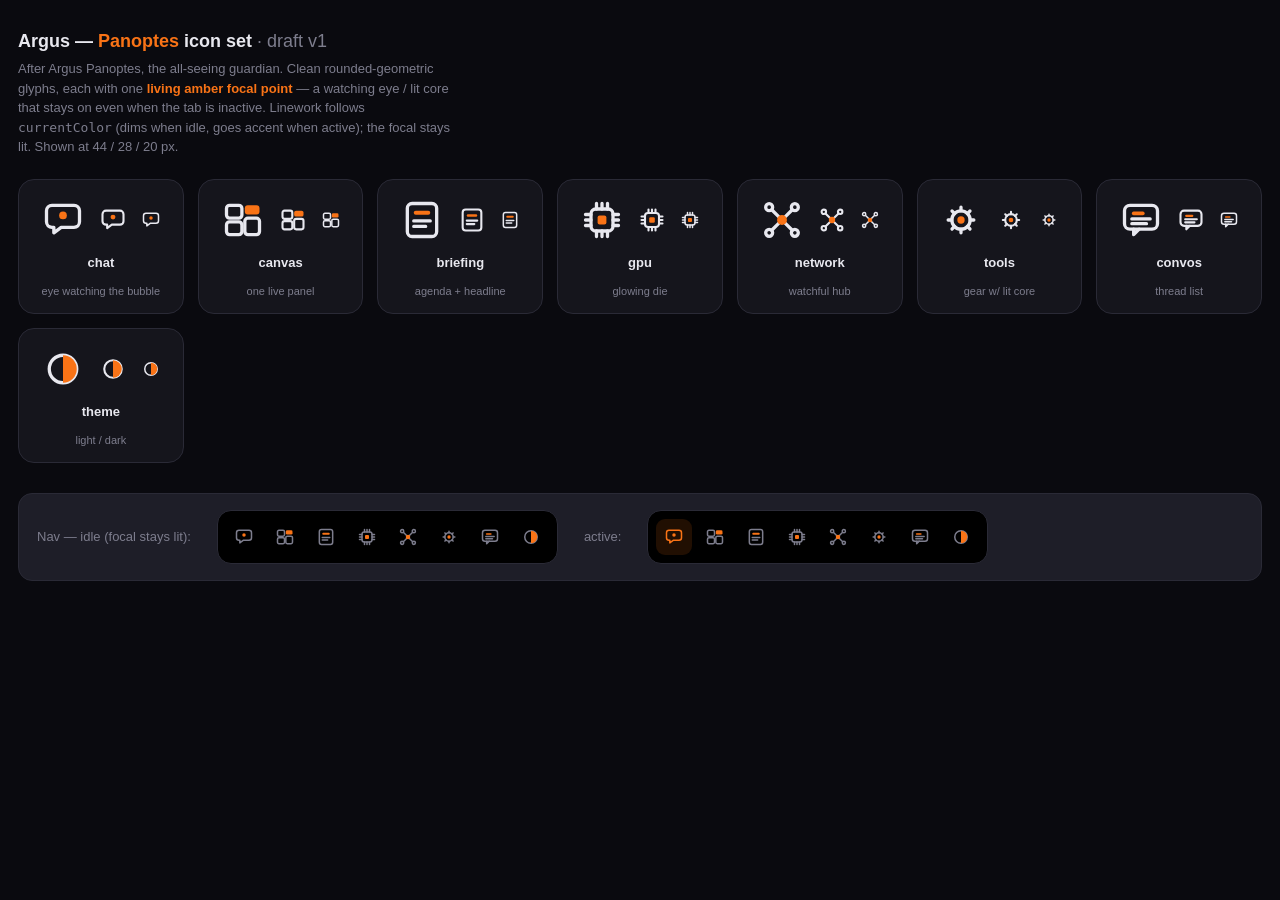
<file: ui/static/icons-argus.html>
<!DOCTYPE html>
<html lang="en">
<head>
<meta charset="UTF-8">
<meta name="viewport" content="width=device-width, initial-scale=1.0">
<title>Argus — Panoptes Icon Set (draft)</title>
<style>
  :root{
    --bg:#0a0a0f; --surface:#15151c; --surface2:#1e1e28; --border:#2a2a36;
    --text:#e8e8ef; --dim:#7d7d8d; --accent:#f97316;
  }
  *{box-sizing:border-box}
  body{margin:0;background:var(--bg);color:var(--text);
    font:14px/1.5 ui-sans-serif,-apple-system,Segoe UI,Roboto,sans-serif;padding:28px 18px 70px}
  h1{font-size:18px;margin:0 0 4px}
  .sub{color:var(--dim);margin:0 0 6px;font-size:13px;max-width:60ch}
  .sub b{color:var(--accent)}
  .grid{display:grid;grid-template-columns:repeat(auto-fill,minmax(160px,1fr));gap:14px;margin-top:22px}
  .card{background:var(--surface);border:1px solid var(--border);border-radius:16px;
    padding:18px 12px 13px;display:flex;flex-direction:column;align-items:center;gap:11px}
  .sizes{display:flex;align-items:center;gap:14px}
  .sizes svg{display:block}
  .label{font-weight:600;font-size:13px}
  .note{color:var(--dim);font-size:11px;text-align:center;min-height:13px}
  /* icon system: linework follows currentColor; the focal "eye/core" is always lit accent */
  .ico{fill:none;stroke:currentColor;stroke-width:1.8;stroke-linecap:round;stroke-linejoin:round}
  .eye{fill:var(--accent);stroke:none}
  .row2{display:flex;gap:26px;flex-wrap:wrap;align-items:center;margin-top:30px;
    padding:16px 18px;background:var(--surface2);border:1px solid var(--border);border-radius:14px}
  .row2 .label{color:var(--dim);font-weight:500}
  .navbar{display:flex;gap:5px;background:#000;border:1px solid var(--border);border-radius:14px;padding:8px}
  .navbar a{color:var(--dim);padding:8px;border-radius:9px;line-height:0}
  .navbar a.active{color:var(--accent);background:rgba(249,115,22,.13)}
</style>
</head>
<body>
<h1>Argus — <span style="color:var(--accent)">Panoptes</span> icon set <span style="color:var(--dim);font-weight:400">· draft v1</span></h1>
<p class="sub">After Argus Panoptes, the all-seeing guardian. Clean rounded-geometric glyphs, each with one <b>living amber focal point</b> — a watching eye / lit core that stays on even when the tab is inactive. Linework follows <code>currentColor</code> (dims when idle, goes accent when active); the focal stays lit. Shown at 44 / 28 / 20&nbsp;px.</p>

<div class="grid" id="grid"></div>

<div class="row2">
  <span class="label">Nav — idle (focal stays lit):</span>
  <div class="navbar" id="nav-idle"></div>
  <span class="label">active:</span>
  <div class="navbar" id="nav-active"></div>
</div>

<script>
const ICONS = {
  chat: { note: 'eye watching the bubble',
    svg:`<path class="ico" d="M6 4 H18 A3 3 0 0 1 21 7 V13 A3 3 0 0 1 18 16 H11 L7 19 V16 H6 A3 3 0 0 1 3 13 V7 A3 3 0 0 1 6 4 Z"/>
         <circle class="eye" cx="12" cy="9.5" r="2.1"/>` },
  canvas: { note: 'one live panel',
    svg:`<rect class="ico" x="3" y="4" width="8.4" height="7" rx="1.7"/>
         <rect class="eye" x="13" y="4" width="8" height="5" rx="1.6"/>
         <rect class="ico" x="3" y="13" width="8.4" height="7" rx="1.7"/>
         <rect class="ico" x="13" y="11" width="8" height="9" rx="1.7"/>` },
  briefing: { note: 'agenda + headline',
    svg:`<rect class="ico" x="4" y="3" width="16" height="18" rx="2.6"/>
         <rect class="eye" x="7.5" y="7" width="9" height="2.2" rx="1.1"/>
         <path class="ico" d="M7.5 12.5 H16.5 M7.5 15.5 H14"/>` },
  gpu: { note: 'glowing die',
    svg:`<rect class="ico" x="6" y="6" width="12" height="12" rx="2.6"/>
         <rect class="eye" x="9.6" y="9.6" width="4.8" height="4.8" rx="1.1"/>
         <path class="ico" d="M9 6 V3 M12 6 V3 M15 6 V3 M9 18 V21 M12 18 V21 M15 18 V21 M6 9 H3 M6 12 H3 M6 15 H3 M18 9 H21 M18 12 H21 M18 15 H21"/>` },
  network: { note: 'watchful hub',
    svg:`<path class="ico" d="M10.3 10.3 L6.4 6.4 M13.7 10.3 L17.6 6.4 M10.3 13.7 L6.4 17.6 M13.7 13.7 L17.6 17.6"/>
         <circle class="ico" cx="5" cy="5" r="1.9"/><circle class="ico" cx="19" cy="5" r="1.9"/>
         <circle class="ico" cx="5" cy="19" r="1.9"/><circle class="ico" cx="19" cy="19" r="1.9"/>
         <circle class="eye" cx="12" cy="12" r="2.7"/>` },
  tools: { note: 'gear w/ lit core',
    svg:`<circle class="ico" cx="12" cy="12" r="5"/>
         <circle class="eye" cx="12" cy="12" r="2"/>
         <path class="ico" d="M12 7 V5 M12 17 V19 M7 12 H5 M17 12 H19 M8.5 8.5 L7.1 7.1 M15.5 8.5 L16.9 7.1 M8.5 15.5 L7.1 16.9 M15.5 15.5 L16.9 16.9"/>` },
  convos: { note: 'thread list',
    svg:`<rect class="ico" x="3" y="4" width="18" height="13" rx="3"/>
         <path class="ico" d="M8 17 V20 L11 17"/>
         <rect class="eye" x="7" y="7.4" width="7" height="2" rx="1"/>
         <path class="ico" d="M7 11.4 H17 M7 14 H15"/>` },
  theme: { note: 'light / dark',
    svg:`<circle class="ico" cx="12" cy="12" r="7.5"/>
         <path class="eye" d="M12 4.5 A7.5 7.5 0 0 1 12 19.5 Z"/>` },
};

const SIZES = [44, 28, 20];
const grid = document.getElementById('grid');
for (const [name, def] of Object.entries(ICONS)) {
  const card = document.createElement('div');
  card.className = 'card';
  card.innerHTML = `
    <div class="sizes">${SIZES.map(s =>
      `<svg width="${s}" height="${s}" viewBox="0 0 24 24">${def.svg}</svg>`).join('')}</div>
    <div class="label">${name}</div>
    <div class="note">${def.note}</div>`;
  grid.appendChild(card);
}
const mkNav = (el, active) => Object.entries(ICONS).forEach(([name, def], i) => {
  const a = document.createElement('a');
  if (active && i === 0) a.className = 'active';
  a.title = name;
  a.innerHTML = `<svg width="20" height="20" viewBox="0 0 24 24">${def.svg}</svg>`;
  el.appendChild(a);
});
mkNav(document.getElementById('nav-idle'), false);
mkNav(document.getElementById('nav-active'), true);
</script>
</body>
</html>
</file>
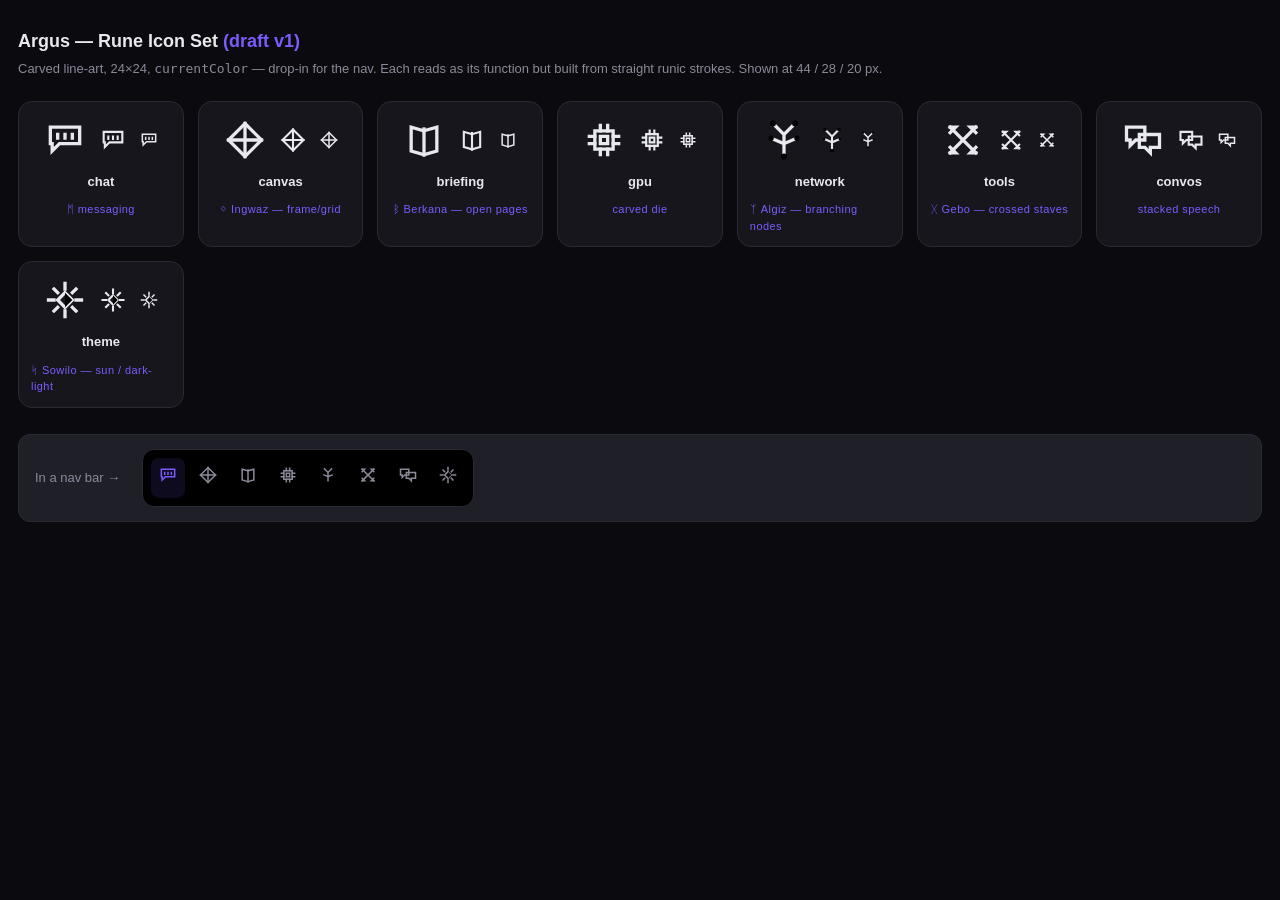
<file: ui/static/icons-runes.html>
<!DOCTYPE html>
<html lang="en">
<head>
<meta charset="UTF-8">
<meta name="viewport" content="width=device-width, initial-scale=1.0">
<title>Argus — Rune Icon Set (draft)</title>
<style>
  :root{
    --bg:#0a0a0f; --surface:#16161c; --surface2:#1f1f28; --border:#2a2a36;
    --text:#e8e8ef; --dim:#8a8a9a; --accent:#7c5cff;
  }
  *{box-sizing:border-box}
  body{margin:0;background:var(--bg);color:var(--text);
    font:14px/1.5 ui-sans-serif,-apple-system,Segoe UI,Roboto,sans-serif;padding:28px 18px 60px}
  h1{font-size:18px;margin:0 0 4px}
  .sub{color:var(--dim);margin:0 0 22px;font-size:13px}
  .grid{display:grid;grid-template-columns:repeat(auto-fill,minmax(150px,1fr));gap:14px}
  .card{background:var(--surface);border:1px solid var(--border);border-radius:14px;
    padding:16px 12px 12px;display:flex;flex-direction:column;align-items:center;gap:10px}
  .glyph{color:var(--text)}
  .sizes{display:flex;align-items:center;gap:12px;color:var(--dim)}
  .sizes svg{display:block}
  .label{font-weight:600;font-size:13px}
  .runename{color:var(--accent);font-size:11px;letter-spacing:.04em}
  /* shared icon style — matches the nav: 24x24, currentColor, carved (square joins) */
  .ico{fill:none;stroke:currentColor;stroke-width:1.8;
    stroke-linecap:square;stroke-linejoin:miter}
  .ico .node{fill:currentColor;stroke:none}
  .ico .half{fill:currentColor;stroke:none;opacity:.9}
  .row2{display:flex;gap:22px;flex-wrap:wrap;align-items:center;margin-top:26px;
    padding:14px 16px;background:var(--surface2);border:1px solid var(--border);border-radius:12px}
  .row2 .label{color:var(--dim);font-weight:500}
  .navbar{display:flex;gap:6px;background:#000;border:1px solid var(--border);
    border-radius:12px;padding:8px}
  .navbar a{color:var(--dim);padding:7px;border-radius:8px}
  .navbar a:hover{color:var(--text);background:var(--surface2)}
  .navbar a.active{color:var(--accent);background:rgba(124,92,255,.12)}
</style>
</head>
<body>
<h1>Argus — Rune Icon Set <span style="color:var(--accent)">(draft v1)</span></h1>
<p class="sub">Carved line-art, 24×24, <code>currentColor</code> — drop-in for the nav. Each reads as its function but built from straight runic strokes. Shown at 44 / 28 / 20&nbsp;px.</p>

<div class="grid" id="grid"></div>

<div class="row2">
  <span class="label">In a nav bar →</span>
  <div class="navbar" id="navbar"></div>
</div>

<script>
// Each icon's inner markup (paths use the .ico class for shared stroke style).
const ICONS = {
  chat: {
    rune: 'ᛗ messaging',
    svg: `<path class="ico" d="M4 5 L20 5 L20 14 L9 14 L5 18 L5 14 L4 14 Z"/>
          <path class="ico" d="M8 9 L8 11 M12 9 L12 11 M16 9 L16 11"/>`
  },
  canvas: {
    rune: 'ᛜ Ingwaz — frame/grid',
    svg: `<path class="ico" d="M12 3 L21 12 L12 21 L3 12 Z"/>
          <path class="ico" d="M12 3 L12 21 M3 12 L21 12"/>`
  },
  briefing: {
    rune: 'ᛒ Berkana — open pages',
    svg: `<path class="ico" d="M12 6 L12 20"/>
          <path class="ico" d="M12 7 L5 5 L5 18 L12 20"/>
          <path class="ico" d="M12 7 L19 5 L19 18 L12 20"/>`
  },
  gpu: {
    rune: 'carved die',
    svg: `<path class="ico" d="M7 7 L17 7 L17 17 L7 17 Z"/>
          <path class="ico" d="M10 10 L14 10 L14 14 L10 14 Z"/>
          <path class="ico" d="M10 7 V4 M14 7 V4 M10 17 V20 M14 17 V20 M7 10 H4 M7 14 H4 M17 10 H20 M17 14 H20"/>`
  },
  network: {
    rune: 'ᛉ Algiz — branching nodes',
    svg: `<path class="ico" d="M12 21 L12 9 M12 9 L6 3 M12 9 L18 3 M12 14 L5 11 M12 14 L19 11"/>
          <circle class="node" cx="6" cy="3" r="1.6"/><circle class="node" cx="18" cy="3" r="1.6"/>
          <circle class="node" cx="5" cy="11" r="1.4"/><circle class="node" cx="19" cy="11" r="1.4"/>
          <circle class="node" cx="12" cy="21" r="1.6"/>`
  },
  tools: {
    rune: 'ᚷ Gebo — crossed staves',
    svg: `<path class="ico" d="M5 5 L19 19 M19 5 L5 19"/>
          <path class="ico" d="M5 5 L8 5 L5 8 M19 19 L16 19 L19 16 M19 5 L16 5 L19 8 M5 19 L8 19 L5 16"/>`
  },
  convos: {
    rune: 'stacked speech',
    svg: `<path class="ico" d="M3 5 L13 5 L13 12 L8 12 L5 15 L5 12 L3 12 Z"/>
          <path class="ico" d="M10 9 L21 9 L21 16 L16 16 L16 19 L13 16 L10 16 Z"/>`
  },
  theme: {
    rune: 'ᛋ Sowilo — sun / dark-light',
    svg: `<path class="ico" d="M12 8 L16 12 L12 16 L8 12 Z"/>
          <path class="half" d="M12 8 L16 12 L12 16 Z"/>
          <path class="ico" d="M12 3 V6 M12 18 V21 M3 12 H6 M18 12 H21 M6 6 L8 8 M16 16 L18 18 M18 6 L16 8 M8 16 L6 18"/>`
  },
};

const SIZES = [44, 28, 20];
const grid = document.getElementById('grid');
for (const [name, def] of Object.entries(ICONS)) {
  const card = document.createElement('div');
  card.className = 'card';
  card.innerHTML = `
    <div class="sizes">${SIZES.map(s =>
      `<svg class="glyph" width="${s}" height="${s}" viewBox="0 0 24 24">${def.svg}</svg>`).join('')}</div>
    <div class="label">${name}</div>
    <div class="runename">${def.rune}</div>`;
  grid.appendChild(card);
}

// Nav-bar mock at real nav size
const nav = document.getElementById('navbar');
Object.entries(ICONS).forEach(([name, def], i) => {
  const a = document.createElement('a');
  if (i === 0) a.className = 'active';
  a.title = name;
  a.innerHTML = `<svg width="20" height="20" viewBox="0 0 24 24">${def.svg}</svg>`;
  nav.appendChild(a);
});
</script>
</body>
</html>
</file>
